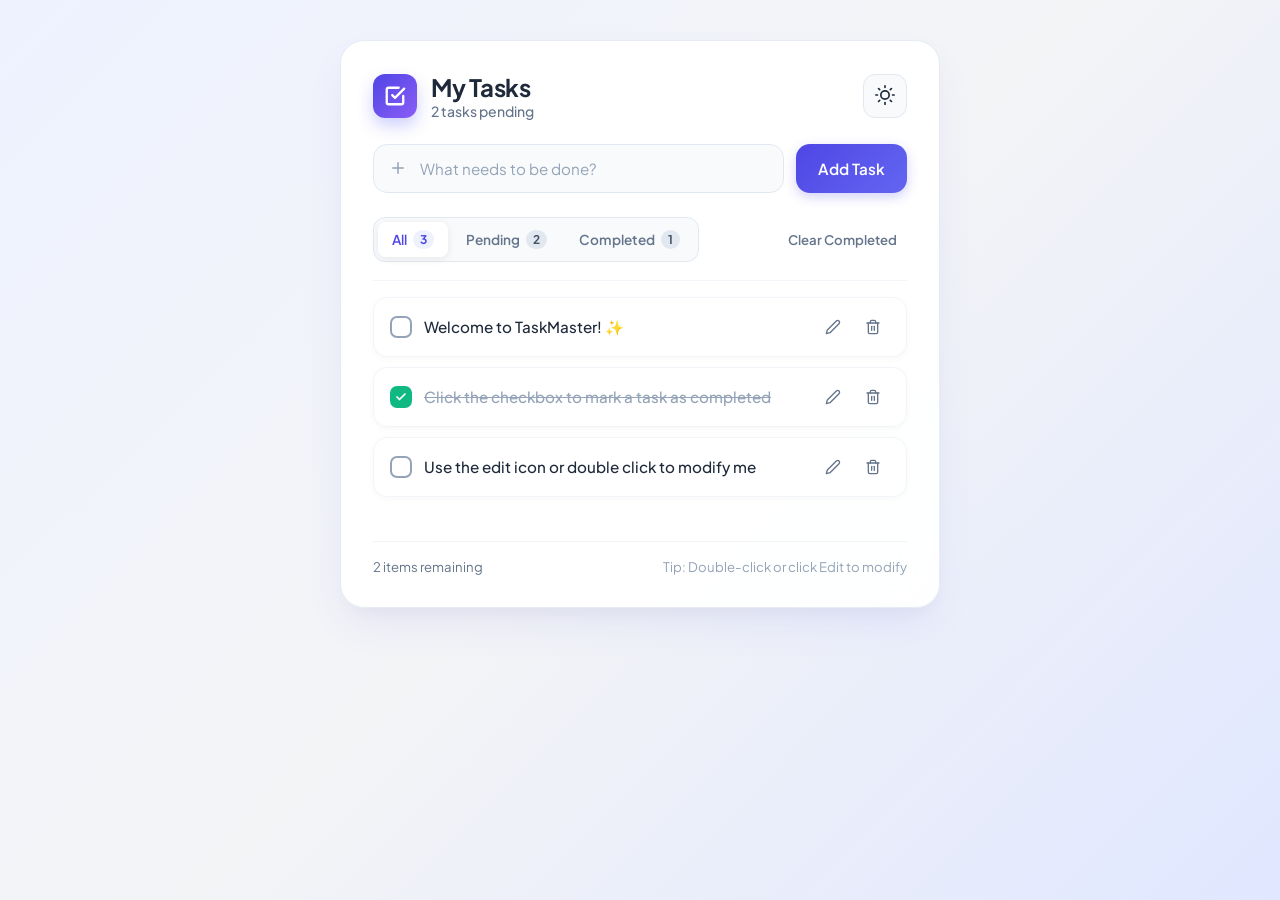
<file: index.html>
<!DOCTYPE html>
<html lang="en">
<head>
    <meta charset="UTF-8">
    <meta name="viewport" content="width=device-width, initial-scale=1.0">
    <title>TaskMaster - Modern To-Do List</title>
    <link rel="preconnect" href="https://fonts.googleapis.com">
    <link rel="preconnect" href="https://fonts.gstatic.com" crossorigin>
    <link href="https://fonts.googleapis.com/css2?family=Plus+Jakarta+Sans:wght@400;500;600;700&display=swap" rel="stylesheet">
    <link rel="stylesheet" href="work.css">
</head>
<body>
    <div class="app-wrapper">
        <main class="todo-card">
            <!-- Header -->
            <header class="app-header">
                <div class="logo-area">
                    <div class="logo-icon">
                        <svg width="22" height="22" viewBox="0 0 24 24" fill="none" stroke="currentColor" stroke-width="2.5" stroke-linecap="round" stroke-linejoin="round">
                            <path d="M9 11l3 3L22 4"></path>
                            <path d="M21 12v7a2 2 0 0 1-2 2H5a2 2 0 0 1-2-2V5a2 2 0 0 1 2-2h11"></path>
                        </svg>
                    </div>
                    <div>
                        <h1>My Tasks</h1>
                        <p class="subtitle" id="taskStats">Keep track of your day</p>
                    </div>
                </div>

                <!-- Theme Toggle Button -->
                <button id="themeToggle" class="theme-toggle-btn" aria-label="Toggle Dark Mode" title="Toggle theme">
                    <span class="theme-icon light-icon">
                        <svg width="20" height="20" viewBox="0 0 24 24" fill="none" stroke="currentColor" stroke-width="2" stroke-linecap="round" stroke-linejoin="round">
                            <circle cx="12" cy="12" r="5"></circle>
                            <line x1="12" y1="1" x2="12" y2="3"></line>
                            <line x1="12" y1="21" x2="12" y2="23"></line>
                            <line x1="4.22" y1="4.22" x2="5.64" y2="5.64"></line>
                            <line x1="18.36" y1="18.36" x2="19.78" y2="19.78"></line>
                            <line x1="1" y1="12" x2="3" y2="12"></line>
                            <line x1="21" y1="12" x2="23" y2="12"></line>
                            <line x1="4.22" y1="19.78" x2="5.64" y2="18.36"></line>
                            <line x1="18.36" y1="5.64" x2="19.78" y2="4.22"></line>
                        </svg>
                    </span>
                    <span class="theme-icon dark-icon">
                        <svg width="20" height="20" viewBox="0 0 24 24" fill="none" stroke="currentColor" stroke-width="2" stroke-linecap="round" stroke-linejoin="round">
                            <path d="M21 12.79A9 9 0 1 1 11.21 3 7 7 0 0 0 21 12.79z"></path>
                        </svg>
                    </span>
                </button>
            </header>

            <!-- Task Input Section -->
            <form id="todoForm" class="input-section" onsubmit="return false;">
                <div class="input-wrapper">
                    <svg class="search-svg" width="18" height="18" viewBox="0 0 24 24" fill="none" stroke="currentColor" stroke-width="2" stroke-linecap="round" stroke-linejoin="round">
                        <line x1="12" y1="5" x2="12" y2="19"></line>
                        <line x1="5" y1="12" x2="19" y2="12"></line>
                    </svg>
                    <input type="text" id="taskInput" placeholder="What needs to be done?" autocomplete="off">
                </div>
                <button id="addBtn" type="submit" class="btn-primary">
                    <span>Add Task</span>
                </button>
            </form>

            <!-- Controls: Filters & Actions -->
            <div class="controls-bar">
                <div class="filter-tabs" role="tablist">
                    <button class="filter-btn active" data-filter="all" role="tab" aria-selected="true">
                        All <span class="badge" id="countAll">0</span>
                    </button>
                    <button class="filter-btn" data-filter="pending" role="tab" aria-selected="false">
                        Pending <span class="badge" id="countPending">0</span>
                    </button>
                    <button class="filter-btn" data-filter="completed" role="tab" aria-selected="false">
                        Completed <span class="badge" id="countCompleted">0</span>
                    </button>
                </div>
                <button id="clearCompletedBtn" class="btn-subtle" title="Clear all completed tasks">
                    Clear Completed
                </button>
            </div>

            <!-- Task List Area -->
            <div class="list-container">
                <ul id="taskList" class="task-list">
                    <!-- Tasks injected by work.js -->
                </ul>

                <!-- Empty State -->
                <div id="emptyState" class="empty-state hidden">
                    <div class="empty-illustration">
                        <svg width="48" height="48" viewBox="0 0 24 24" fill="none" stroke="currentColor" stroke-width="1.5" stroke-linecap="round" stroke-linejoin="round">
                            <rect x="2" y="7" width="20" height="14" rx="2" ry="2"></rect>
                            <path d="M16 21V5a2 2 0 0 0-2-2h-4a2 2 0 0 0-2 2v16"></path>
                        </svg>
                    </div>
                    <p class="empty-title">No tasks found</p>
                    <p class="empty-desc">Add a task above or select another filter</p>
                </div>
            </div>

            <!-- Footer Stats -->
            <footer class="card-footer">
                <span id="itemsLeftSummary">0 tasks remaining</span>
                <span class="tip">Tip: Double-click or click Edit to modify</span>
            </footer>
        </main>
    </div>

    <script src="work.js"></script>
</body>
</html>
</file>
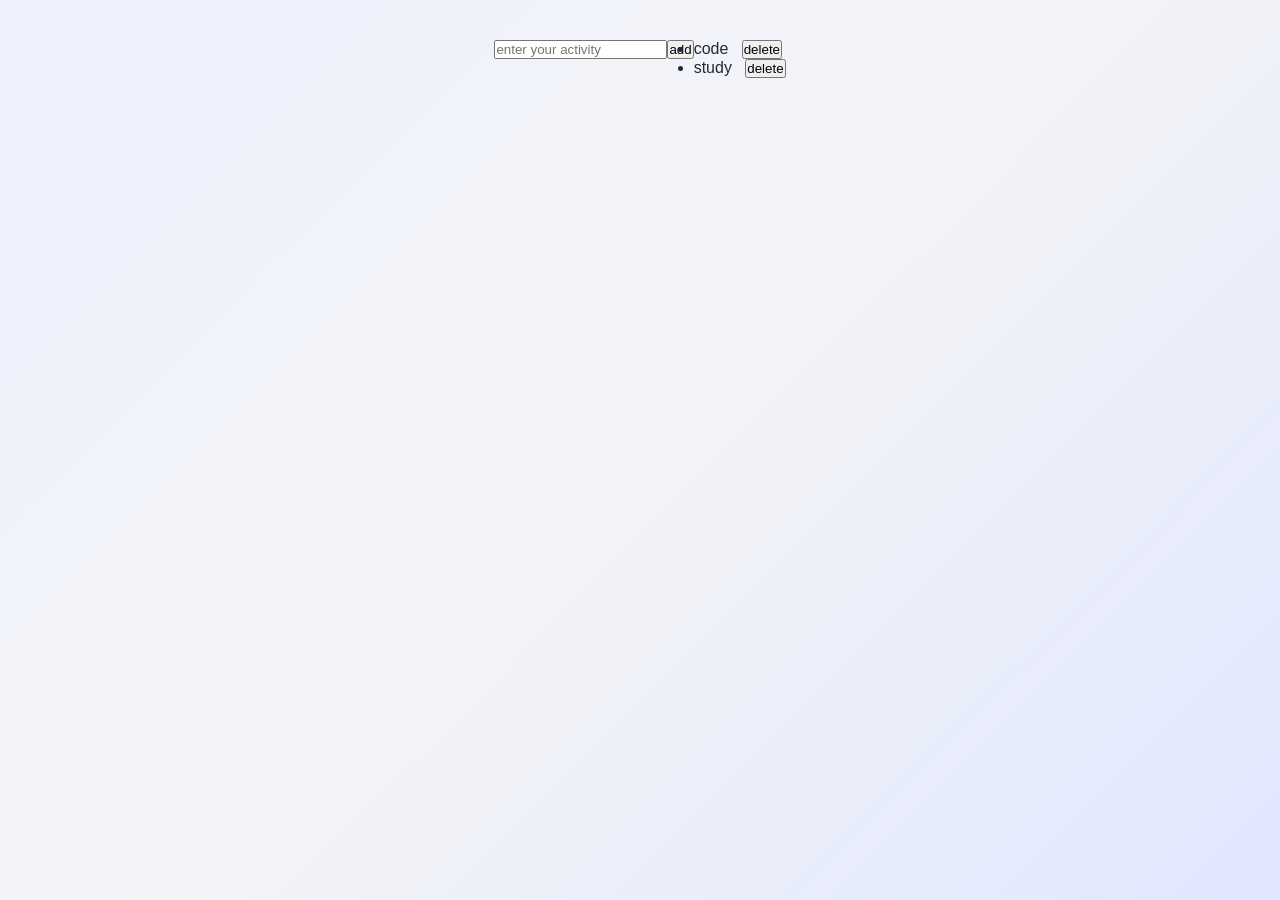
<file: work.html>
<!DOCTYPE html>
<html lang="en">
<head>
    <meta charset="UTF-8">
    <meta name="viewport" content="width=device-width, initial-scale=1.0">
    <title>Document</title>
    <link rel="stylesheet" href="work.css">
</head>
<body>
    
  <input type="text" placeholder="enter your activity"><br><br>
  <button>add</button>
  <ul>
    <li>code &nbsp; <button class="delBtn">delete</button></li>
    <li>study &nbsp <button class="delBtn">delete</button></li>
  </ul>

    <script src="work.js"></script>
</body>
</html>
</file>
<file: work.css>
/* ==========================================================================
   Modern ToDo App Stylesheet
   Features: Light/Dark theme, Smooth Animations, Responsive Layout
   ========================================================================== */

:root {
    /* Light Theme Palette */
    --bg-gradient: linear-gradient(135deg, #eef2ff 0%, #f3f4f6 50%, #e0e7ff 100%);
    --card-bg: rgba(255, 255, 255, 0.94);
    --card-border: rgba(226, 232, 240, 0.8);
    --card-shadow: 0 20px 45px -10px rgba(79, 70, 229, 0.1), 0 10px 20px -5px rgba(0, 0, 0, 0.04);
    
    --text-primary: #1e293b;
    --text-secondary: #64748b;
    --text-muted: #94a3b8;
    
    --accent-primary: #4f46e5;
    --accent-hover: #4338ca;
    --accent-light: #eef2ff;
    --accent-ring: rgba(99, 102, 241, 0.25);
    
    --item-bg: #ffffff;
    --item-border: #f1f5f9;
    --item-hover-border: #e2e8f0;
    --item-shadow: 0 2px 6px rgba(0, 0, 0, 0.03);
    
    --danger: #ef4444;
    --danger-hover: #dc2626;
    --danger-light: #fef2f2;
    
    --success: #10b981;
    --success-light: #ecfdf5;
    
    --input-bg: #f8fafc;
    --input-border: #e2e8f0;
    --badge-bg: #e2e8f0;
    --badge-text: #475569;
}

body.dark-mode {
    /* Dark Theme Palette */
    --bg-gradient: linear-gradient(135deg, #090d16 0%, #0f172a 50%, #171b2e 100%);
    --card-bg: rgba(23, 29, 45, 0.95);
    --card-border: rgba(255, 255, 255, 0.08);
    --card-shadow: 0 25px 50px -12px rgba(0, 0, 0, 0.6);
    
    --text-primary: #f8fafc;
    --text-secondary: #94a3b8;
    --text-muted: #64748b;
    
    --accent-primary: #6366f1;
    --accent-hover: #818cf8;
    --accent-light: rgba(99, 102, 241, 0.15);
    --accent-ring: rgba(99, 102, 241, 0.4);
    
    --item-bg: #1e2638;
    --item-border: rgba(255, 255, 255, 0.05);
    --item-hover-border: rgba(99, 102, 241, 0.3);
    --item-shadow: 0 4px 12px rgba(0, 0, 0, 0.3);
    
    --danger: #f87171;
    --danger-hover: #ef4444;
    --danger-light: rgba(239, 68, 68, 0.15);
    
    --success: #34d399;
    --success-light: rgba(16, 185, 129, 0.15);
    
    --input-bg: #151c2d;
    --input-border: #29354d;
    --badge-bg: #2b354d;
    --badge-text: #cbd5e1;
}

* {
    margin: 0;
    padding: 0;
    box-sizing: border-box;
    font-family: 'Plus Jakarta Sans', -apple-system, BlinkMacSystemFont, "Segoe UI", Roboto, sans-serif;
    -webkit-font-smoothing: antialiased;
}

body {
    min-height: 100vh;
    background: var(--bg-gradient);
    background-attachment: fixed;
    color: var(--text-primary);
    display: flex;
    justify-content: center;
    align-items: flex-start;
    padding: 40px 16px;
    transition: background 0.3s ease, color 0.3s ease;
}

.app-wrapper {
    width: 100%;
    max-width: 600px;
    margin: 0 auto;
}

/* Card Container */
.todo-card {
    background: var(--card-bg);
    backdrop-filter: blur(16px);
    -webkit-backdrop-filter: blur(16px);
    border: 1px solid var(--card-border);
    border-radius: 24px;
    box-shadow: var(--card-shadow);
    padding: 32px;
    transition: all 0.3s ease;
}

/* Header */
.app-header {
    display: flex;
    justify-content: space-between;
    align-items: center;
    margin-bottom: 24px;
}

.logo-area {
    display: flex;
    align-items: center;
    gap: 14px;
}

.logo-icon {
    width: 44px;
    height: 44px;
    background: linear-gradient(135deg, var(--accent-primary), #8b5cf6);
    color: #ffffff;
    border-radius: 12px;
    display: flex;
    align-items: center;
    justify-content: center;
    box-shadow: 0 8px 16px rgba(99, 102, 241, 0.3);
}

.app-header h1 {
    font-size: 1.5rem;
    font-weight: 700;
    letter-spacing: -0.02em;
    color: var(--text-primary);
    line-height: 1.2;
}

.subtitle {
    font-size: 0.875rem;
    color: var(--text-secondary);
    font-weight: 500;
}

/* Theme Toggle Button */
.theme-toggle-btn {
    background: var(--input-bg);
    border: 1px solid var(--input-border);
    width: 44px;
    height: 44px;
    border-radius: 12px;
    cursor: pointer;
    display: flex;
    align-items: center;
    justify-content: center;
    color: var(--text-primary);
    transition: all 0.2s ease;
}

.theme-toggle-btn:hover {
    transform: translateY(-2px);
    border-color: var(--accent-primary);
    color: var(--accent-primary);
    box-shadow: 0 4px 12px var(--accent-ring);
}

.dark-icon {
    display: none;
}

body.dark-mode .light-icon {
    display: none;
}

body.dark-mode .dark-icon {
    display: block;
    color: #facc15;
}

/* Input Section */
.input-section {
    display: flex;
    gap: 12px;
    margin-bottom: 24px;
}

.input-wrapper {
    position: relative;
    flex: 1;
    display: flex;
    align-items: center;
}

.search-svg {
    position: absolute;
    left: 16px;
    color: var(--text-muted);
    pointer-events: none;
}

.input-section input[type="text"] {
    width: 100%;
    padding: 14px 16px 14px 46px;
    font-size: 0.95rem;
    border: 1.5px solid var(--input-border);
    border-radius: 14px;
    background: var(--input-bg);
    color: var(--text-primary);
    outline: none;
    transition: all 0.2s ease;
}

.input-section input[type="text"]::placeholder {
    color: var(--text-muted);
}

.input-section input[type="text"]:focus {
    border-color: var(--accent-primary);
    box-shadow: 0 0 0 4px var(--accent-ring);
    background: var(--card-bg);
}

.btn-primary {
    background: linear-gradient(135deg, var(--accent-primary), #6366f1);
    color: white;
    border: none;
    padding: 0 22px;
    border-radius: 14px;
    font-size: 0.95rem;
    font-weight: 600;
    cursor: pointer;
    display: flex;
    align-items: center;
    gap: 8px;
    box-shadow: 0 4px 12px rgba(79, 70, 229, 0.25);
    transition: all 0.2s cubic-bezier(0.4, 0, 0.2, 1);
    white-space: nowrap;
}

.btn-primary:hover {
    transform: translateY(-2px);
    box-shadow: 0 8px 20px rgba(79, 70, 229, 0.35);
}

.btn-primary:active {
    transform: translateY(0);
}

/* Controls Bar (Filter Tabs & Clear) */
.controls-bar {
    display: flex;
    justify-content: space-between;
    align-items: center;
    gap: 10px;
    flex-wrap: wrap;
    padding-bottom: 18px;
    border-bottom: 1px solid var(--item-border);
    margin-bottom: 16px;
}

.filter-tabs {
    display: flex;
    background: var(--input-bg);
    padding: 4px;
    border-radius: 12px;
    border: 1px solid var(--input-border);
    gap: 4px;
}

.filter-btn {
    background: transparent;
    border: none;
    padding: 8px 14px;
    border-radius: 8px;
    font-size: 0.85rem;
    font-weight: 600;
    color: var(--text-secondary);
    cursor: pointer;
    display: flex;
    align-items: center;
    gap: 6px;
    transition: all 0.2s ease;
}

.filter-btn:hover {
    color: var(--text-primary);
}

.filter-btn.active {
    background: var(--card-bg);
    color: var(--accent-primary);
    box-shadow: 0 2px 8px rgba(0, 0, 0, 0.08);
}

body.dark-mode .filter-btn.active {
    background: #27334d;
    color: #ffffff;
}

.badge {
    background: var(--badge-bg);
    color: var(--badge-text);
    padding: 2px 7px;
    border-radius: 20px;
    font-size: 0.75rem;
    font-weight: 700;
}

.filter-btn.active .badge {
    background: var(--accent-light);
    color: var(--accent-primary);
}

body.dark-mode .filter-btn.active .badge {
    background: rgba(99, 102, 241, 0.3);
    color: #e0e7ff;
}

.btn-subtle {
    background: transparent;
    border: none;
    font-size: 0.825rem;
    font-weight: 600;
    color: var(--text-secondary);
    cursor: pointer;
    padding: 6px 10px;
    border-radius: 8px;
    transition: all 0.2s ease;
}

.btn-subtle:hover {
    color: var(--danger);
    background: var(--danger-light);
}

/* Task List */
.list-container {
    min-height: 220px;
    position: relative;
}

.task-list {
    list-style: none;
    display: flex;
    flex-direction: column;
    gap: 10px;
}

/* Task Item */
.task-item {
    display: flex;
    align-items: center;
    justify-content: space-between;
    padding: 12px 16px;
    background: var(--item-bg);
    border: 1px solid var(--item-border);
    border-radius: 14px;
    box-shadow: var(--item-shadow);
    transition: all 0.2s cubic-bezier(0.4, 0, 0.2, 1);
    animation: fadeInSlide 0.25s ease-out;
}

@keyframes fadeInSlide {
    from {
        opacity: 0;
        transform: translateY(8px);
    }
    to {
        opacity: 1;
        transform: translateY(0);
    }
}

.task-item.removing {
    opacity: 0;
    transform: translateX(30px);
    transition: all 0.25s ease-in;
}

.task-item:hover {
    border-color: var(--item-hover-border);
    box-shadow: 0 6px 16px rgba(0, 0, 0, 0.06);
}

.task-left {
    display: flex;
    align-items: center;
    gap: 12px;
    flex: 1;
    min-width: 0;
}

/* Custom Checkbox */
.custom-checkbox {
    position: relative;
    width: 22px;
    height: 22px;
    flex-shrink: 0;
    cursor: pointer;
}

.custom-checkbox input {
    opacity: 0;
    width: 0;
    height: 0;
    position: absolute;
}

.checkmark {
    position: absolute;
    top: 0;
    left: 0;
    width: 22px;
    height: 22px;
    border-radius: 7px;
    border: 2px solid var(--text-muted);
    background: transparent;
    transition: all 0.2s ease;
    display: flex;
    align-items: center;
    justify-content: center;
}

.checkmark svg {
    display: none;
    color: white;
}

.custom-checkbox:hover input ~ .checkmark {
    border-color: var(--accent-primary);
}

.custom-checkbox input:checked ~ .checkmark {
    background: var(--success);
    border-color: var(--success);
}

.custom-checkbox input:checked ~ .checkmark svg {
    display: block;
}

/* Task Content */
.task-content {
    font-size: 0.95rem;
    font-weight: 500;
    color: var(--text-primary);
    word-break: break-word;
    flex: 1;
    transition: all 0.2s ease;
    user-select: text;
}

.task-item.completed .task-content {
    color: var(--text-muted);
    text-decoration: line-through;
}

/* Action Buttons */
.task-actions {
    display: flex;
    align-items: center;
    gap: 6px;
    margin-left: 12px;
}

.btn-icon {
    background: transparent;
    border: 1px solid transparent;
    width: 34px;
    height: 34px;
    border-radius: 9px;
    display: flex;
    align-items: center;
    justify-content: center;
    cursor: pointer;
    transition: all 0.18s ease;
    color: var(--text-secondary);
}

.btn-icon.edit-btn:hover {
    color: var(--accent-primary);
    background: var(--accent-light);
    border-color: var(--accent-primary);
}

.btn-icon.del-btn:hover {
    color: var(--danger);
    background: var(--danger-light);
    border-color: var(--danger);
}

/* Inline Edit Mode */
.edit-form-inline {
    display: flex;
    align-items: center;
    gap: 8px;
    width: 100%;
}

.edit-input {
    flex: 1;
    padding: 8px 12px;
    font-size: 0.92rem;
    border: 1.5px solid var(--accent-primary);
    border-radius: 8px;
    background: var(--input-bg);
    color: var(--text-primary);
    outline: none;
}

.btn-save {
    background: var(--success);
    color: white;
    border: none;
    padding: 7px 12px;
    border-radius: 8px;
    font-size: 0.8rem;
    font-weight: 600;
    cursor: pointer;
}

.btn-cancel {
    background: var(--input-bg);
    border: 1px solid var(--input-border);
    color: var(--text-secondary);
    padding: 7px 12px;
    border-radius: 8px;
    font-size: 0.8rem;
    font-weight: 600;
    cursor: pointer;
}

.btn-save:hover {
    filter: brightness(0.92);
}

.btn-cancel:hover {
    background: var(--badge-bg);
}

/* Empty State */
.empty-state {
    display: flex;
    flex-direction: column;
    align-items: center;
    justify-content: center;
    padding: 45px 16px;
    text-align: center;
}

.empty-state.hidden {
    display: none;
}

.empty-illustration {
    width: 72px;
    height: 72px;
    border-radius: 50%;
    background: var(--input-bg);
    border: 1px dashed var(--text-muted);
    display: flex;
    align-items: center;
    justify-content: center;
    color: var(--text-muted);
    margin-bottom: 14px;
}

.empty-title {
    font-size: 1.05rem;
    font-weight: 600;
    color: var(--text-primary);
    margin-bottom: 4px;
}

.empty-desc {
    font-size: 0.875rem;
    color: var(--text-secondary);
}

/* Footer Stats */
.card-footer {
    display: flex;
    justify-content: space-between;
    align-items: center;
    margin-top: 24px;
    padding-top: 16px;
    border-top: 1px solid var(--item-border);
    font-size: 0.825rem;
    color: var(--text-secondary);
}

.tip {
    color: var(--text-muted);
}

/* Responsive adjustments */
@media (max-width: 540px) {
    body {
        padding: 16px 10px;
    }
    .todo-card {
        padding: 20px 16px;
        border-radius: 18px;
    }
    .input-section {
        flex-direction: column;
    }
    .btn-primary {
        width: 100%;
        padding: 12px;
        justify-content: center;
    }
    .controls-bar {
        flex-direction: column;
        align-items: stretch;
    }
    .filter-tabs {
        justify-content: center;
    }
    .card-footer {
        flex-direction: column;
        gap: 6px;
        text-align: center;
    }
}
</file>
